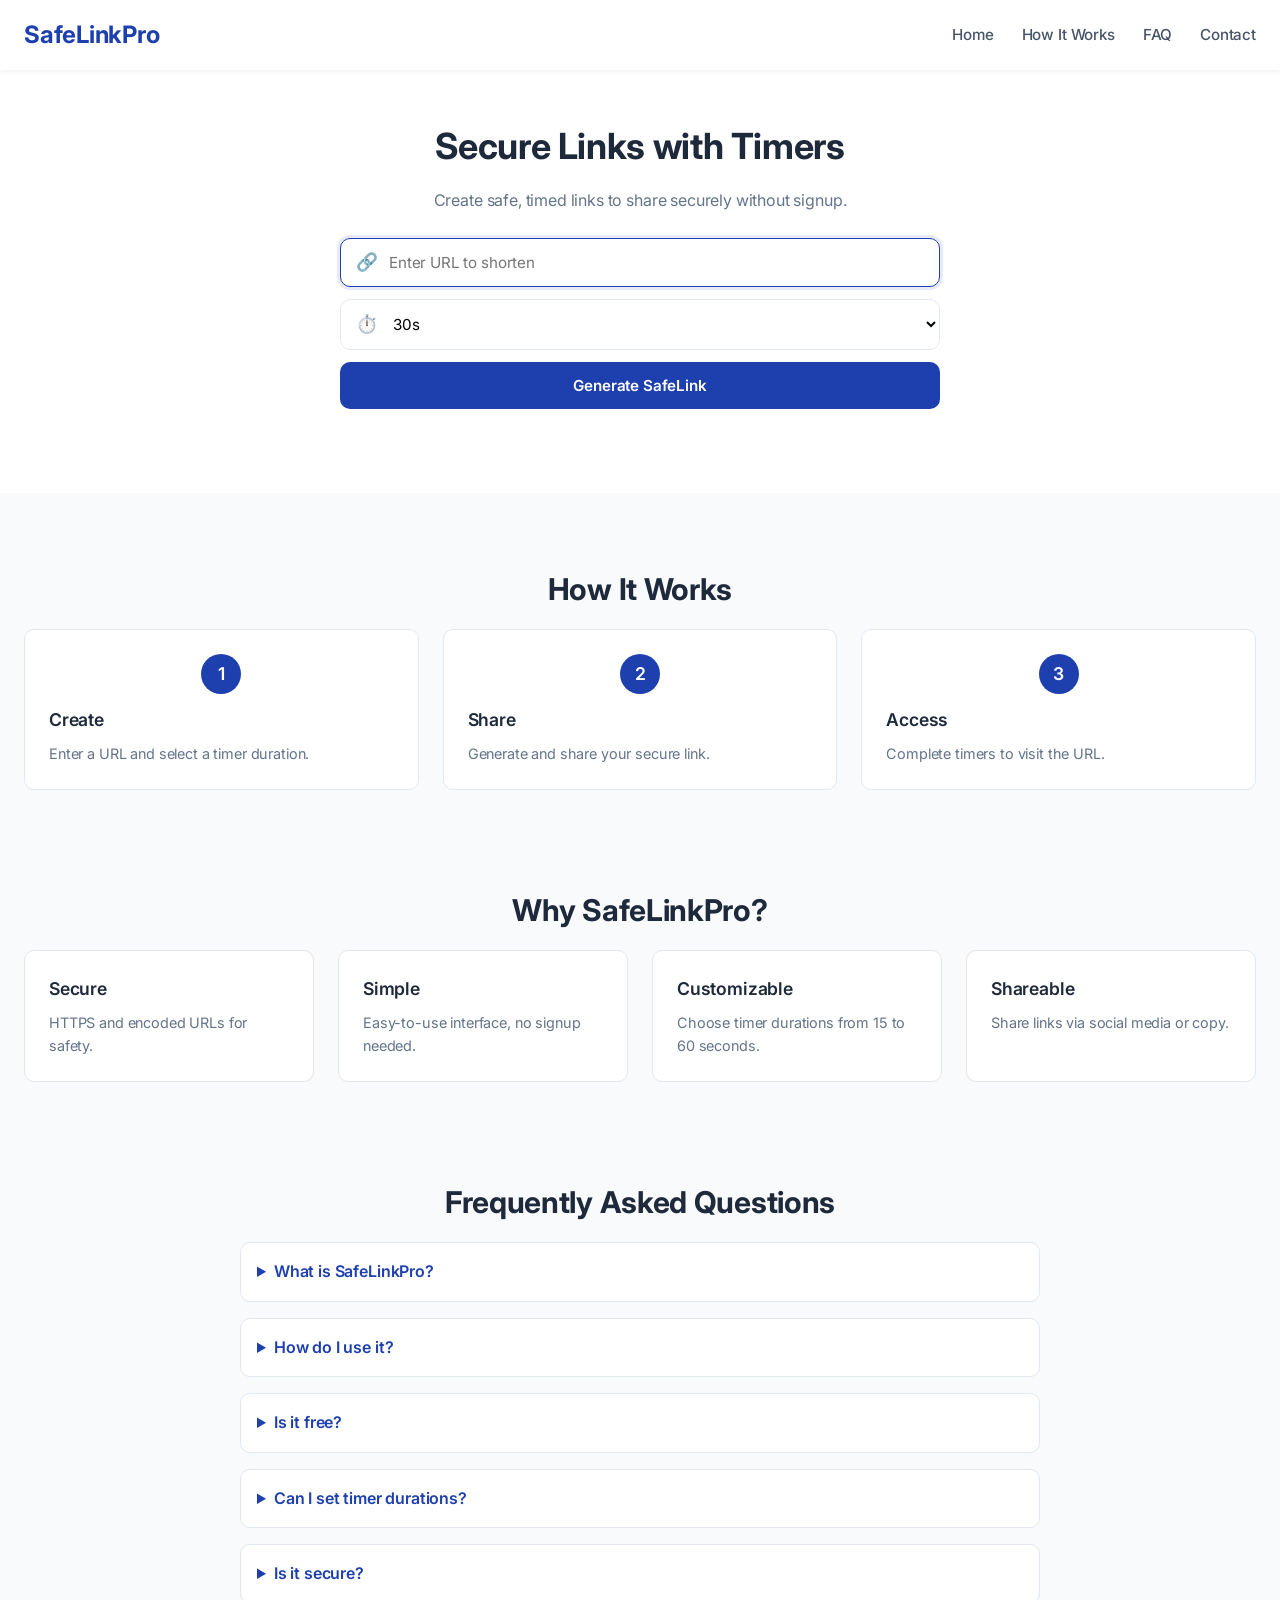
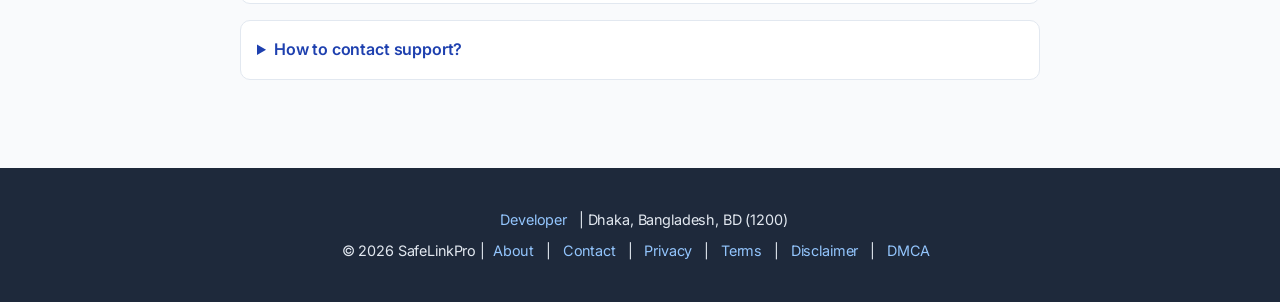
<file: index.html>
<!DOCTYPE html>
<html lang="en" itemscope itemtype="https://schema.org/WebApplication">
<head>
    <meta charset="UTF-8">
    <meta name="viewport" content="width=device-width, initial-scale=1.0">
    <meta name="description" content="SafeLinkPro creates secure, timed links for safe sharing without signup.">
    <meta name="keywords" content="SafeLink, secure links, timed redirects, URL shortener">
    <meta name="author" content="Techlystb">
    <title>SafeLinkPro - Secure Links</title>
    <link href="https://fonts.googleapis.com/css2?family=Inter:wght@400;500;600;700&display=swap" rel="stylesheet">
    <link rel="stylesheet" href="styles.css">
    <script async src="https://pagead2.googlesyndication.com/pagead/js/adsbygoogle.js?client=ca-pub-0000000000000000" crossorigin="anonymous"></script>
    <script type="application/ld+json">
{
  "@context": "https://schema.org",
  "@type": "WebApplication",
  "name": "Techlystb SafeLink",
  "description": "Techlystb দ্বারা তৈরি একটি safelink system যেখানে secure ও timed link তৈরি করা যায় সহজে এবং দ্রুত।",
  "url": "https://techlystb.blogspot.com",
  "applicationCategory": "Utility",
  "operatingSystem": "All",
  "offers": {
    "@type": "Offer",
    "price": "0",
    "priceCurrency": "USD"
  },
  "creator": {
    "@type": "Organization",
    "name": "Techlystb",
    "url": "https://techlystb.blogspot.com",
    "contactPoint": {
      "@type": "ContactPoint",
      "contactType": "Customer Support",
      "areaServed": "Global",
      "availableLanguage": ["English", "Bengali"]
    }
  },
  "featureList": [
    "Secure link generation",
    "Timed redirect system",
    "Safe browsing experience",
    "No signup required"
  ]
}
</script>

</head>
<body>
    <header>
        <nav aria-label="Main navigation">
            <div class="logo" itemprop="name">SafeLinkPro</div>
            <div class="nav-links">
                <a href="#hero" class="active" aria-current="page">Home</a>
                <a href="#how-it-works">How It Works</a>
                <a href="#faq">FAQ</a>
                <a href="#contact">Contact</a>
            </div>
        </nav>
    </header>

    <section id="header-timer" class="timer-section" aria-hidden="true">
        <p>Checking link... <span id="header-timer-count">30</span>s</p>
        <div id="header-spinner" class="loading-spinner" role="status" aria-label="Loading"></div>
        <p id="header-timer-text" style="display: none;">Please wait</p>
        <button id="robot-button" class="cta-button" aria-label="Verify not a robot">I'm not a robot</button>
    </section>

    <section id="hero" class="hero" itemscope itemtype="https://schema.org/WebPageElement">
        <div class="hero-content" itemprop="mainContentOfPage">
            <h1>Secure Links with Timers</h1>
            <p>Create safe, timed links to share securely without signup.</p>
            <div class="url-input">
                <div class="input-group">
                    <span class="input-icon" aria-hidden="true">🔗</span>
                    <input type="url" id="destination-url" placeholder="Enter URL to shorten" aria-label="URL to shorten" required>
                </div>
                <div class="input-group">
                    <span class="input-icon" aria-hidden="true">⏱️</span>
                    <select id="timer-duration" aria-label="Select timer duration">
                        <option value="15">15s</option>
                        <option value="30" selected>30s</option>
                        <option value="45">45s</option>
                        <option value="60">60s</option>
                    </select>
                </div>
                <button class="cta-button" onclick="generateSafeLink()" aria-label="Generate SafeLink">Generate SafeLink</button>
                <div id="safelink-output" style="display: none;">
                    <input id="safelink-text" readonly aria-label="Generated SafeLink">
                </div>
                <button id="copy-button" class="copy-button" onclick="copySafeLink()" style="display: none;" aria-label="Copy SafeLink">Copy Link</button>
                <button id="share-toggle" class="share-toggle" onclick="toggleShare()" style="display: none;" aria-label="Toggle share options">Share Link</button>
                <div id="social-share" class="social-share" style="display: none;">
                    <button class="share-button twitter" onclick="shareOnTwitter()" aria-label="Share on Twitter">Share on Twitter</button>
                    <button class="share-button whatsapp" onclick="shareOnWhatsApp()" aria-label="Share on WhatsApp">Share on WhatsApp</button>
                    <button class="share-button linkedin" onclick="shareOnLinkedIn()" aria-label="Share on LinkedIn">Share on LinkedIn</button>
                </div>
                <div id="error-message" class="error-message" role="alert"></div>
            </div>
        </div>
    </section>

    <section id="how-it-works" class="how-it-works" itemscope itemtype="https://schema.org/WebPageElement">
        <h2 itemprop="name">How It Works</h2>
        <div class="steps-container">
            <div class="step" itemscope itemtype="https://schema.org/HowToStep">
                <div class="step-icon">1</div>
                <h3 itemprop="name">Create</h3>
                <p itemprop="description">Enter a URL and select a timer duration.</p>
            </div>
            <div class="step" itemscope itemtype="https://schema.org/HowToStep">
                <div class="step-icon">2</div>
                <h3 itemprop="name">Share</h3>
                <p itemprop="description">Generate and share your secure link.</p>
            </div>
            <div class="step" itemscope itemtype="https://schema.org/HowToStep">
                <div class="step-icon">3</div>
                <h3 itemprop="name">Access</h3>
                <p itemprop="description">Complete timers to visit the URL.</p>
            </div>
        </div>
    </section>

    <section id="middle-timer" class="timer-section" aria-hidden="true">
        <p>Verifying... <span id="middle-timer-count">30</span>s</p>
        <div id="middle-spinner" class="loading-spinner" role="status" aria-label="Verifying"></div>
        <p id="middle-timer-text" style="display: none;">Please wait</p>
        <button id="verify-button" class="cta-button" aria-label="Verify link">Verify</button>
    </section>

    <section id="features" class="features" itemscope itemtype="https://schema.org/WebPageElement">
        <h2 itemprop="name">Why SafeLinkPro?</h2>
        <div class="feature-grid">
            <div class="feature-card" itemscope itemtype="https://schema.org/Feature">
                <h3 itemprop="name">Secure</h3>
                <p itemprop="description">HTTPS and encoded URLs for safety.</p>
            </div>
            <div class="feature-card" itemscope itemtype="https://schema.org/Feature">
                <h3 itemprop="name">Simple</h3>
                <p itemprop="description">Easy-to-use interface, no signup needed.</p>
            </div>
            <div class="feature-card" itemscope itemtype="https://schema.org/Feature">
                <h3 itemprop="name">Customizable</h3>
                <p itemprop="description">Choose timer durations from 15 to 60 seconds.</p>
            </div>
            <div class="feature-card" itemscope itemtype="https://schema.org/Feature">
                <h3 itemprop="name">Shareable</h3>
                <p itemprop="description">Share links via social media or copy.</p>
            </div>
        </div>
    </section>

    <section id="destination-section" class="timer-section" aria-hidden="true">
        <p>Ready in <span id="footer-timer-count">30</span>s</p>
        <div id="footer-spinner" class="loading-spinner" role="status" aria-label="Preparing link"></div>
        <p id="footer-timer-text" style="display: none;">Almost there</p>
        <button id="ready-button" class="cta-button" aria-label="Ready to visit">I'm Ready</button>
        <a id="destination-link" class="destination-link" itemprop="url">Visit Destination</a>
    </section>

    <section id="faq" class="faq" itemscope itemtype="https://schema.org/FAQPage">
        <h2>Frequently Asked Questions</h2>
        <div class="faq-container">
            <details class="faq-item" itemscope itemtype="https://schema.org/Question">
                <summary itemprop="name">What is SafeLinkPro?</summary>
                <p itemprop="acceptedAnswer" itemtype="https://schema.org/Answer">SafeLinkPro creates secure, timed links that you can share with anyone.</p>
            </details>
            <details class="faq-item" itemscope itemtype="https://schema.org/Question">
                <summary itemprop="name">How do I use it?</summary>
                <p itemprop="acceptedAnswer" itemtype="https://schema.org/Answer">Enter a URL, choose a timer duration, generate a SafeLink, and share it.</p>
            </details>
            <details class="faq-item" itemscope itemtype="https://schema.org/Question">
                <summary itemprop="name">Is it free?</summary>
                <p itemprop="acceptedAnswer" itemtype="https://schema.org/Answer">Yes, SafeLinkPro is completely free to use.</p>
            </details>
            <details class="faq-item" itemscope itemtype="https://schema.org/Question">
                <summary itemprop="name">Can I set timer durations?</summary>
                <p itemprop="acceptedAnswer" itemtype="https://schema.org/Answer">Yes, choose from 15, 30, 45, or 60 seconds.</p>
            </details>
            <details class="faq-item" itemscope itemtype="https://schema.org/Question">
                <summary itemprop="name">Is it secure?</summary>
                <p itemprop="acceptedAnswer" itemtype="https://schema.org/Answer">SafeLinkPro uses HTTPS and encoded URLs with no data storage.</p>
            </details>
            <details class="faq-item" itemscope itemtype="https://schema.org/Question">
                <summary itemprop="name">How to contact support?</summary>
                <p itemprop="acceptedAnswer" itemtype="https://schema.org/Answer">Email aveestb@gmail.com or write to It Is Unique Official.</p>
            </details>
        </div>
    </section>

    <!--[ <div class="ad-slot" aria-hidden="true">Advertisement</div> ]-->

    <footer id="contact" itemscope itemtype="https://schema.org/Organization">
        <p><a href="https://techlystb.blogspot.com" itemprop="email">Developer</a> | <span itemprop="address" itemscope itemtype="https://schema.org/PostalAddress"><span itemprop="addressLocality">Dhaka</span>, <span itemprop="addressRegion">Bangladesh</span>, <span itemprop="addressCountry">BD</span> (<span itemprop="postalCode">1200</span>)</span></p>
        <p>© 2026 <span itemprop="name">SafeLinkPro</span> |<a href="about.html">About</a> |
<a href="contact.html">Contact</a> |
<a href="privacy.html">Privacy</a> |
<a href="terms.html">Terms</a> |
<a href="disclaimer.html">Disclaimer</a> |
<a href="dmca.html">DMCA</a>

    </footer>

    <div id="toast" class="toast" role="alert"></div>

    <script src="script.js"></script>
</body>
</html>
</file>
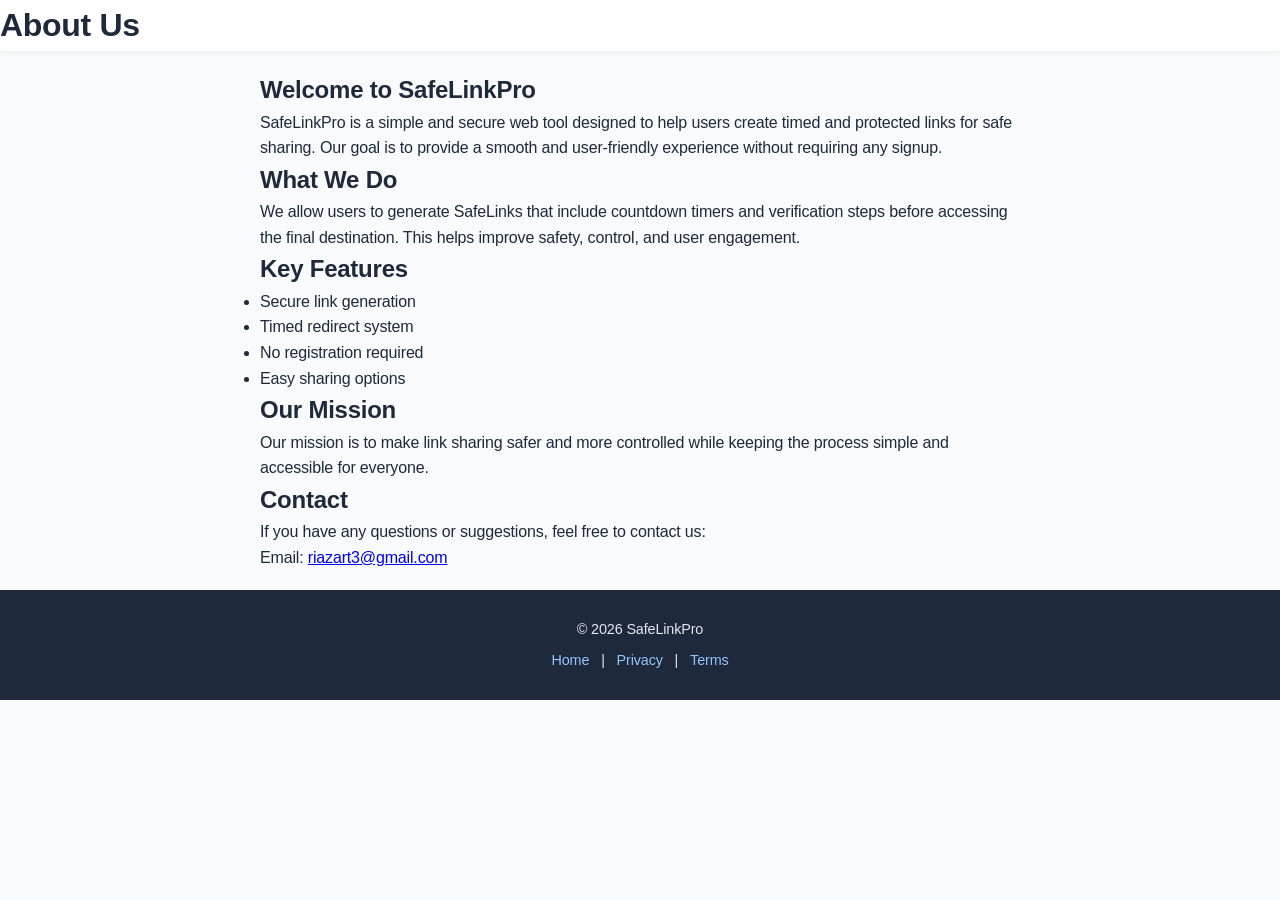
<file: about.html>
<!DOCTYPE html>
<html lang="en">
<head>
  <meta charset="UTF-8">
  <meta name="viewport" content="width=device-width, initial-scale=1.0">
  <title>About - SafeLinkPro</title>
  <link rel="stylesheet" href="styles.css">
</head>

<body>

<header>
  <h1>About Us</h1>
</header>

<main style="max-width:800px;margin:auto;padding:20px;line-height:1.6;">

  <h2>Welcome to SafeLinkPro</h2>
  <p>
    SafeLinkPro is a simple and secure web tool designed to help users create timed and protected links 
    for safe sharing. Our goal is to provide a smooth and user-friendly experience without requiring any signup.
  </p>

  <h2>What We Do</h2>
  <p>
    We allow users to generate SafeLinks that include countdown timers and verification steps before accessing the final destination. 
    This helps improve safety, control, and user engagement.
  </p>

  <h2>Key Features</h2>
  <ul>
    <li>Secure link generation</li>
    <li>Timed redirect system</li>
    <li>No registration required</li>
    <li>Easy sharing options</li>
  </ul>

  <h2>Our Mission</h2>
  <p>
    Our mission is to make link sharing safer and more controlled while keeping the process simple and accessible for everyone.
  </p>

  <h2>Contact</h2>
  <p>
    If you have any questions or suggestions, feel free to contact us:
  </p>
  <p>Email: <a href="mailto:riazart3@gmail.com">riazart3@gmail.com</a></p>

</main>

<footer style="text-align:center;padding:20px;">
  <p>© 2026 SafeLinkPro</p>
  <p>
    <a href="index.html">Home</a> |
    <a href="privacy.html">Privacy</a> |
    <a href="terms.html">Terms</a>
  </p>
</footer>

</body>
</html>
</file>
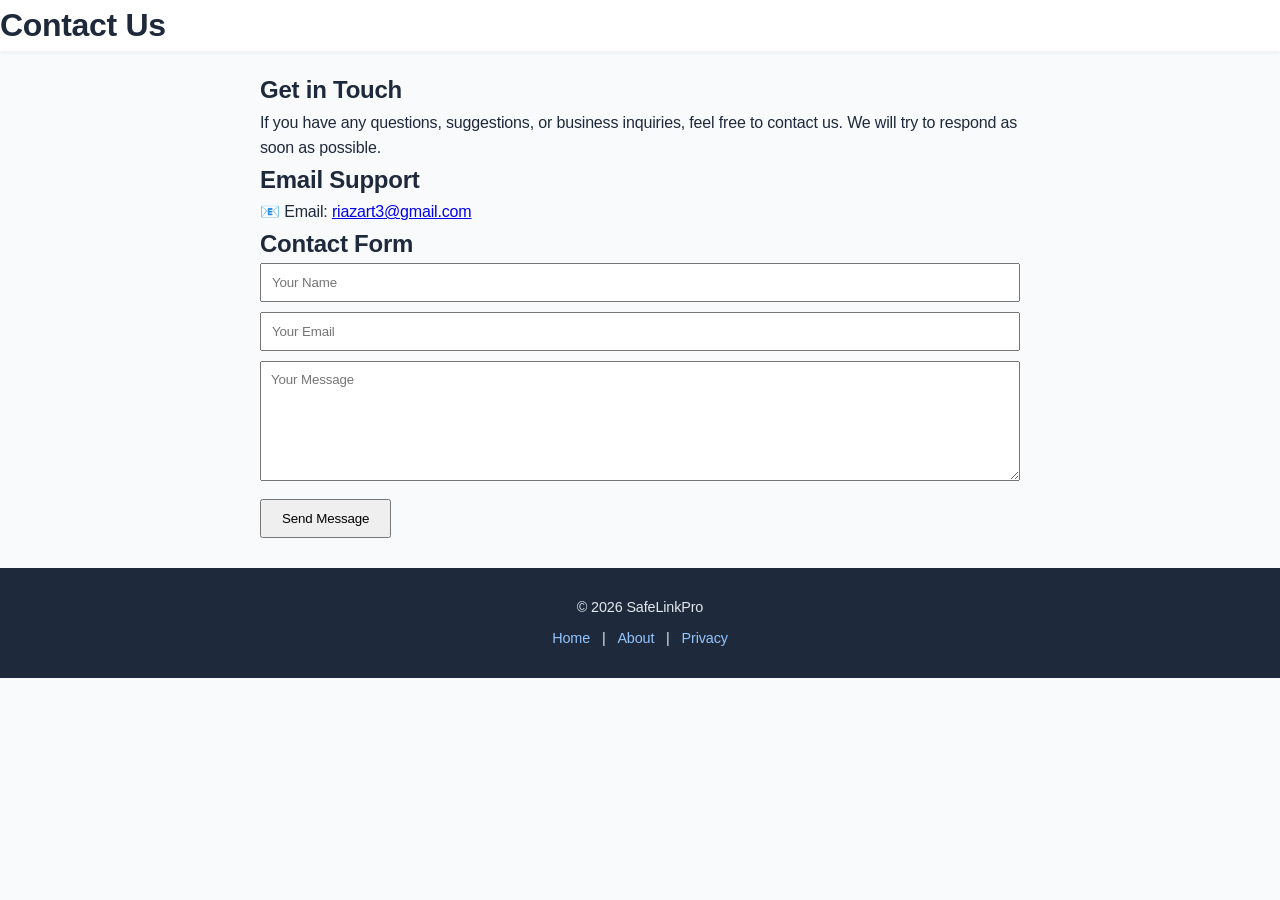
<file: contact.html>
<!DOCTYPE html>
<html lang="en">
<head>
  <meta charset="UTF-8">
  <meta name="viewport" content="width=device-width, initial-scale=1.0">
  <title>Contact - SafeLinkPro</title>
  <link rel="stylesheet" href="styles.css">
</head>

<body>

<header>
  <h1>Contact Us</h1>
</header>

<main style="max-width:800px;margin:auto;padding:20px;line-height:1.6;">

  <h2>Get in Touch</h2>
  <p>
    If you have any questions, suggestions, or business inquiries, feel free to contact us.
    We will try to respond as soon as possible.
  </p>

  <h2>Email Support</h2>
  <p>
    📧 Email: <a href="mailto:riazart3@gmail.com">riazart3@gmail.com</a>
  </p>

  <h2>Contact Form</h2>

  <form onsubmit="sendMessage(event)">
    <input type="text" id="name" placeholder="Your Name" required style="width:100%;padding:10px;margin-bottom:10px;">
    
    <input type="email" id="email" placeholder="Your Email" required style="width:100%;padding:10px;margin-bottom:10px;">
    
    <textarea id="message" placeholder="Your Message" required style="width:100%;padding:10px;height:120px;margin-bottom:10px;"></textarea>
    
    <button type="submit" style="padding:10px 20px;">Send Message</button>
  </form>

  <p id="status" style="margin-top:10px;"></p>

</main>

<footer style="text-align:center;padding:20px;">
  <p>© 2026 SafeLinkPro</p>
  <p>
    <a href="index.html">Home</a> |
    <a href="about.html">About</a> |
    <a href="privacy.html">Privacy</a>
  </p>
</footer>


<script>
function sendMessage(e) {
  e.preventDefault();

  let name = document.getElementById("name").value;
  let email = document.getElementById("email").value;
  let message = document.getElementById("message").value;

  let subject = encodeURIComponent("Contact from " + name);
  let body = encodeURIComponent(
    "Name: " + name + "\n" +
    "Email: " + email + "\n\n" +
    "Message:\n" + message
  );

  let gmailUrl = `https://mail.google.com/mail/?view=cm&fs=1&to=riazart3@gmail.com&su=${subject}&body=${body}`;

  window.open(gmailUrl, "_blank");
}
</script>



</body>
</html>
</file>
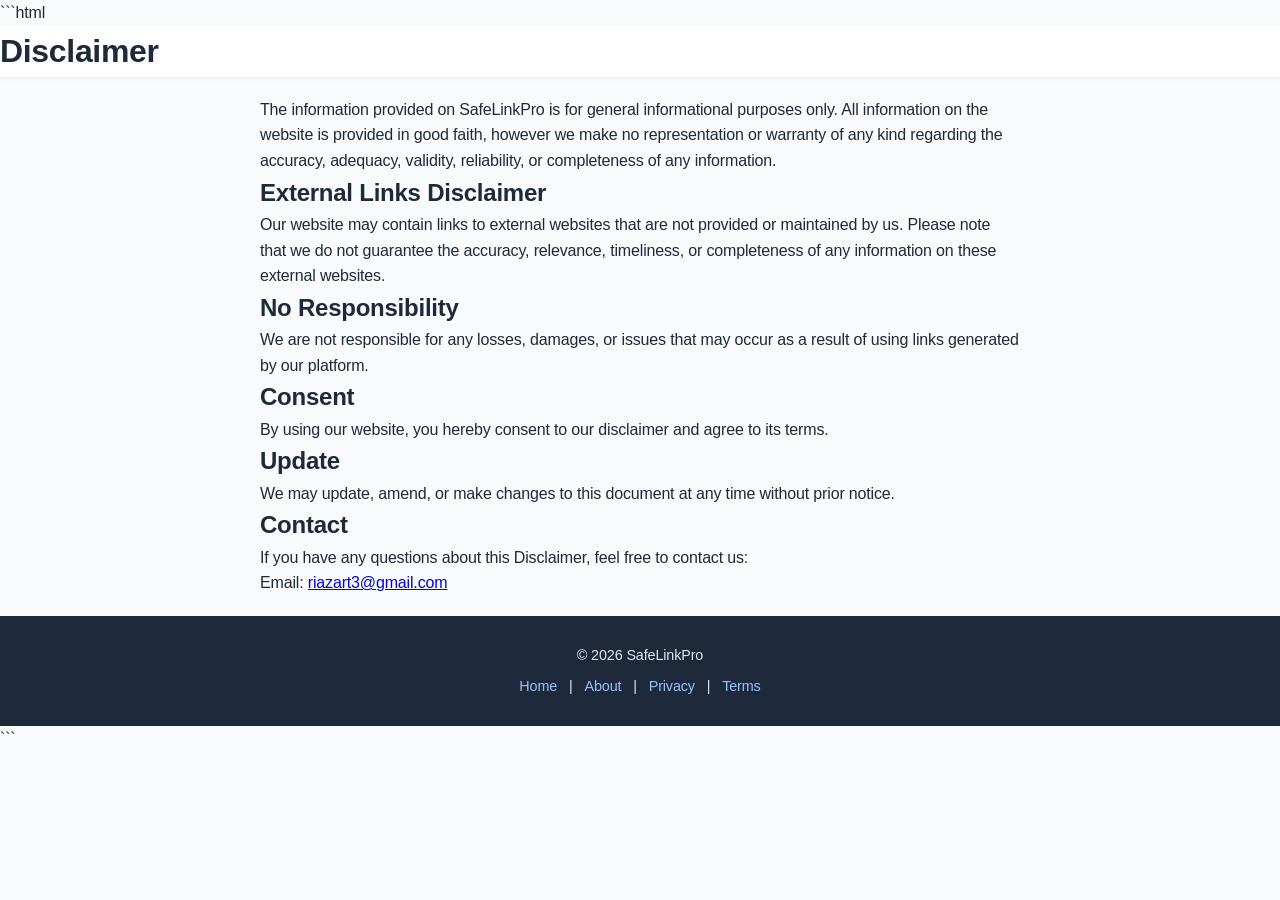
<file: disclaimer.html>
```html
<!DOCTYPE html>
<html lang="en">
<head>
  <meta charset="UTF-8">
  <meta name="viewport" content="width=device-width, initial-scale=1.0">
  <title>Disclaimer - SafeLinkPro</title>
  <link rel="stylesheet" href="styles.css">
</head>

<body>

<header>
  <h1>Disclaimer</h1>
</header>

<main style="max-width:800px;margin:auto;padding:20px;line-height:1.6;">

  <p>
    The information provided on SafeLinkPro is for general informational purposes only. 
    All information on the website is provided in good faith, however we make no representation 
    or warranty of any kind regarding the accuracy, adequacy, validity, reliability, or completeness of any information.
  </p>

  <h2>External Links Disclaimer</h2>
  <p>
    Our website may contain links to external websites that are not provided or maintained by us. 
    Please note that we do not guarantee the accuracy, relevance, timeliness, or completeness of any information on these external websites.
  </p>

  <h2>No Responsibility</h2>
  <p>
    We are not responsible for any losses, damages, or issues that may occur as a result of using links generated by our platform.
  </p>

  <h2>Consent</h2>
  <p>
    By using our website, you hereby consent to our disclaimer and agree to its terms.
  </p>

  <h2>Update</h2>
  <p>
    We may update, amend, or make changes to this document at any time without prior notice.
  </p>

  <h2>Contact</h2>
  <p>
    If you have any questions about this Disclaimer, feel free to contact us:
  </p>

  <p>Email: <a href="mailto:riazart3@gmail.com">riazart3@gmail.com</a></p>

</main>

<footer style="text-align:center;padding:20px;">
  <p>© 2026 SafeLinkPro</p>
  <p>
    <a href="index.html">Home</a> |
    <a href="about.html">About</a> |
    <a href="privacy.html">Privacy</a> |
    <a href="terms.html">Terms</a>
  </p>
</footer>

</body>
</html>
```
</file>
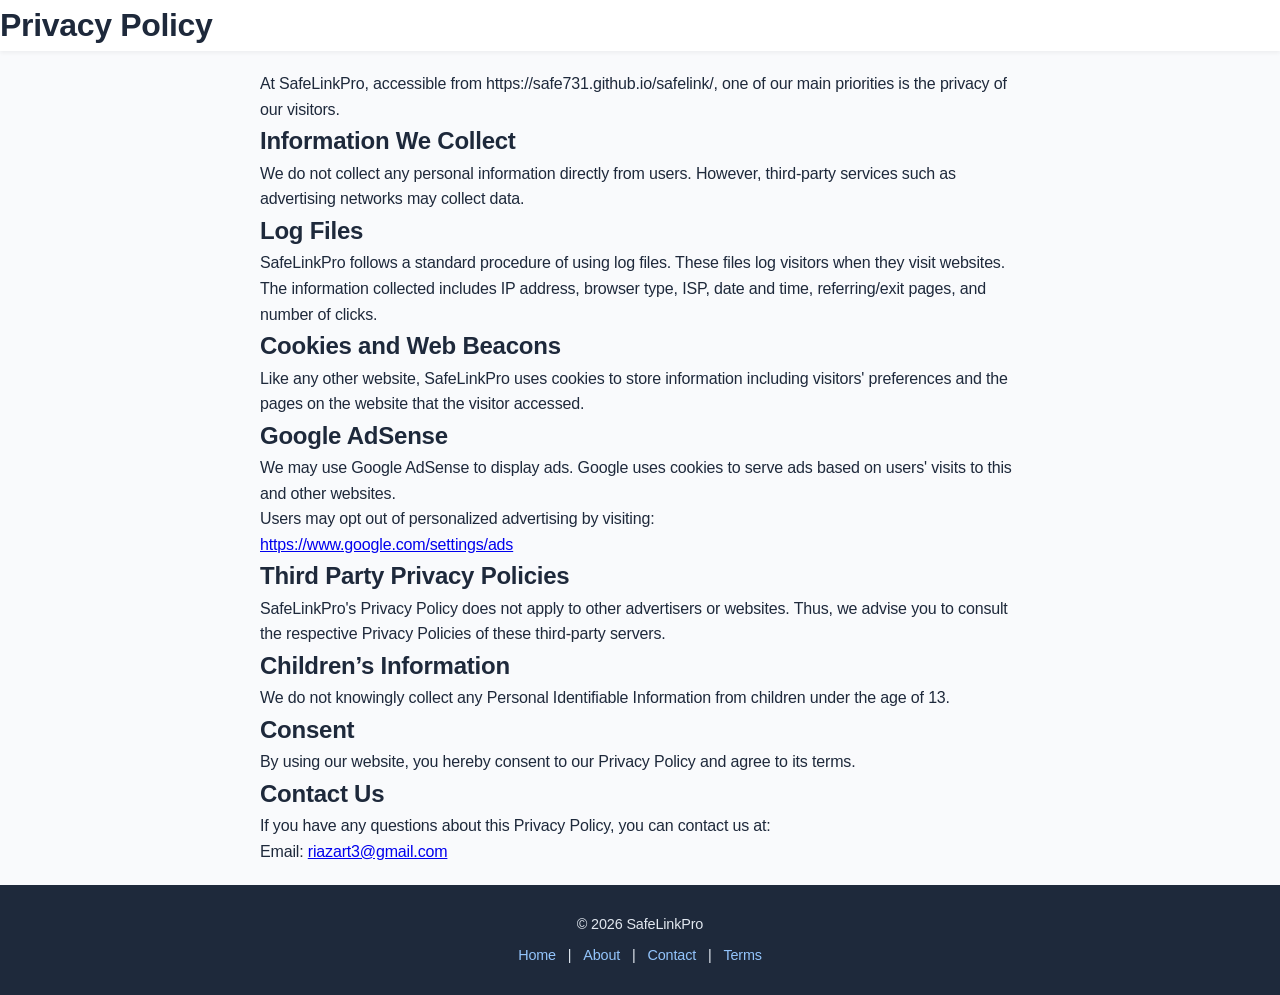
<file: privacy.html>
<!DOCTYPE html>
<html lang="en">
<head>
  <meta charset="UTF-8">
  <meta name="viewport" content="width=device-width, initial-scale=1.0">
  <title>Privacy Policy - SafeLinkPro</title>
  <link rel="stylesheet" href="styles.css">
</head>

<body>

<header>
  <h1>Privacy Policy</h1>
</header>

<main style="max-width:800px;margin:auto;padding:20px;line-height:1.6;">

  <p>
    At SafeLinkPro, accessible from https://safe731.github.io/safelink/, 
    one of our main priorities is the privacy of our visitors.
  </p>

  <h2>Information We Collect</h2>
  <p>
    We do not collect any personal information directly from users. 
    However, third-party services such as advertising networks may collect data.
  </p>

  <h2>Log Files</h2>
  <p>
    SafeLinkPro follows a standard procedure of using log files. 
    These files log visitors when they visit websites. 
    The information collected includes IP address, browser type, ISP, date and time, 
    referring/exit pages, and number of clicks.
  </p>

  <h2>Cookies and Web Beacons</h2>
  <p>
    Like any other website, SafeLinkPro uses cookies to store information 
    including visitors' preferences and the pages on the website that the visitor accessed.
  </p>

  <h2>Google AdSense</h2>
  <p>
    We may use Google AdSense to display ads. Google uses cookies to serve ads based on users' visits 
    to this and other websites.
  </p>

  <p>
    Users may opt out of personalized advertising by visiting:
    <br>
    <a href="https://www.google.com/settings/ads" target="_blank">
      https://www.google.com/settings/ads
    </a>
  </p>

  <h2>Third Party Privacy Policies</h2>
  <p>
    SafeLinkPro's Privacy Policy does not apply to other advertisers or websites. 
    Thus, we advise you to consult the respective Privacy Policies of these third-party servers.
  </p>

  <h2>Children’s Information</h2>
  <p>
    We do not knowingly collect any Personal Identifiable Information from children under the age of 13.
  </p>

  <h2>Consent</h2>
  <p>
    By using our website, you hereby consent to our Privacy Policy and agree to its terms.
  </p>

  <h2>Contact Us</h2>
  <p>
    If you have any questions about this Privacy Policy, you can contact us at:
  </p>

  <p>Email: <a href="mailto:riazart3@gmail.com">riazart3@gmail.com</a></p>

</main>

<footer style="text-align:center;padding:20px;">
  <p>© 2026 SafeLinkPro</p>
  <p>
    <a href="index.html">Home</a> |
    <a href="about.html">About</a> |
    <a href="contact.html">Contact</a> |
    <a href="terms.html">Terms</a>
  </p>
</footer>

</body>
</html>
</file>
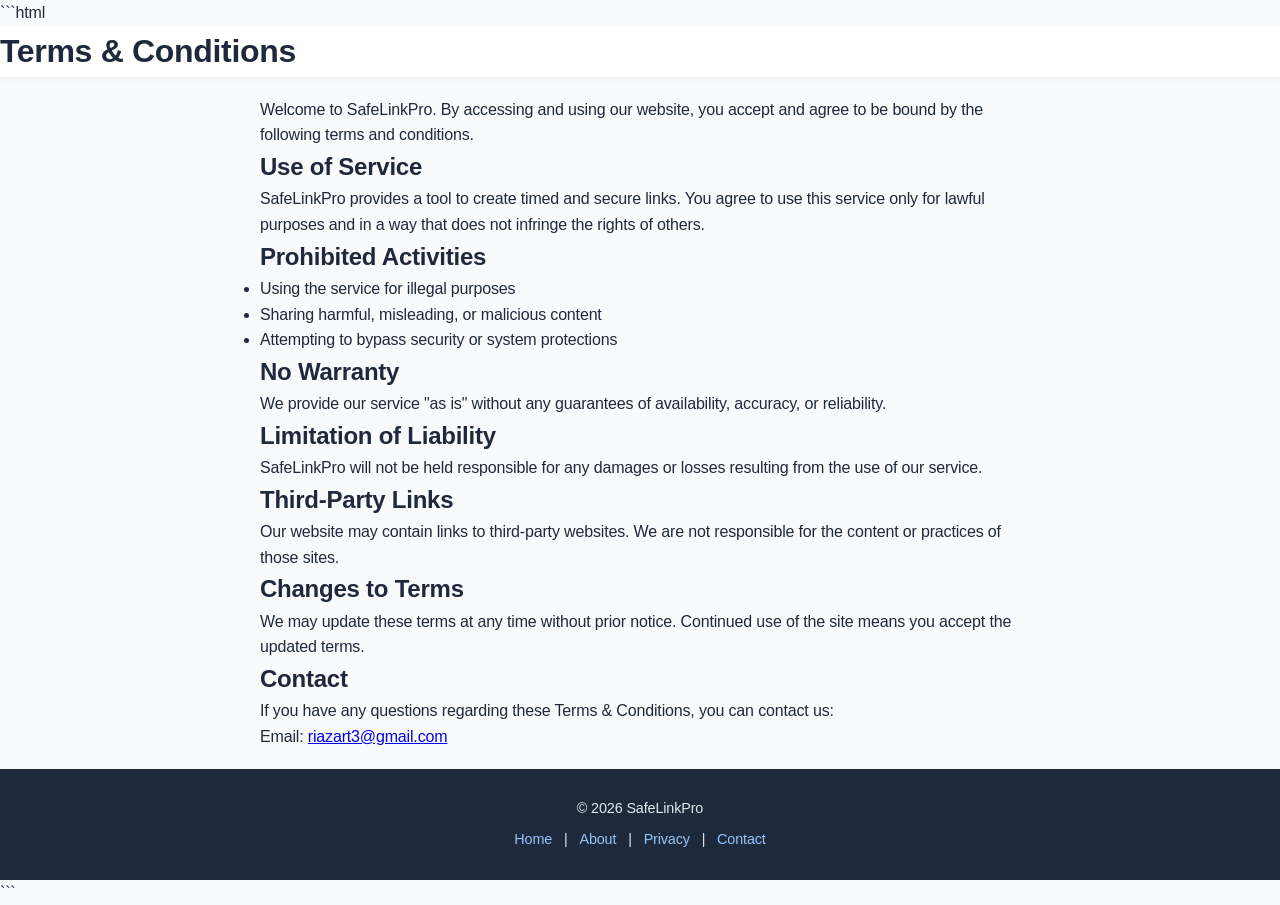
<file: terms.html>
```html
<!DOCTYPE html>
<html lang="en">
<head>
  <meta charset="UTF-8">
  <meta name="viewport" content="width=device-width, initial-scale=1.0">
  <title>Terms & Conditions - SafeLinkPro</title>
  <link rel="stylesheet" href="styles.css">
</head>

<body>

<header>
  <h1>Terms & Conditions</h1>
</header>

<main style="max-width:800px;margin:auto;padding:20px;line-height:1.6;">

  <p>
    Welcome to SafeLinkPro. By accessing and using our website, you accept and agree 
    to be bound by the following terms and conditions.
  </p>

  <h2>Use of Service</h2>
  <p>
    SafeLinkPro provides a tool to create timed and secure links. You agree to use this service 
    only for lawful purposes and in a way that does not infringe the rights of others.
  </p>

  <h2>Prohibited Activities</h2>
  <ul>
    <li>Using the service for illegal purposes</li>
    <li>Sharing harmful, misleading, or malicious content</li>
    <li>Attempting to bypass security or system protections</li>
  </ul>

  <h2>No Warranty</h2>
  <p>
    We provide our service "as is" without any guarantees of availability, accuracy, or reliability.
  </p>

  <h2>Limitation of Liability</h2>
  <p>
    SafeLinkPro will not be held responsible for any damages or losses resulting from the use of our service.
  </p>

  <h2>Third-Party Links</h2>
  <p>
    Our website may contain links to third-party websites. We are not responsible for the content or practices of those sites.
  </p>

  <h2>Changes to Terms</h2>
  <p>
    We may update these terms at any time without prior notice. Continued use of the site means you accept the updated terms.
  </p>

  <h2>Contact</h2>
  <p>
    If you have any questions regarding these Terms & Conditions, you can contact us:
  </p>

  <p>Email: <a href="mailto:riazart3@gmail.com">riazart3@gmail.com</a></p>

</main>

<footer style="text-align:center;padding:20px;">
  <p>© 2026 SafeLinkPro</p>
  <p>
    <a href="index.html">Home</a> |
    <a href="about.html">About</a> |
    <a href="privacy.html">Privacy</a> |
    <a href="contact.html">Contact</a>
  </p>
</footer>

</body>
</html>
```
</file>
<file: styles.css>
* {
    margin: 0;
    padding: 0;
    box-sizing: border-box;
    font-family: 'Inter', -apple-system, BlinkMacSystemFont, 'Segoe UI', Roboto, sans-serif;
    letter-spacing: -0.01em;
}

body {
    background: #f9fafc;
    color: #1e293b;
    line-height: 1.6;
}

header {
    background: #ffffff;
    box-shadow: 0 2px 4px rgba(0,0,0,0.05);
    position: sticky;
    top: 0;
    z-index: 100;
}

nav {
    max-width: 1280px;
    margin: 0 auto;
    padding: 1rem 1.5rem;
    display: flex;
    justify-content: space-between;
    align-items: center;
}

.logo {
    font-size: 1.5rem;
    font-weight: 700;
    color: #1e40af;
}

.nav-links a {
    margin-left: 1.5rem;
    text-decoration: none;
    color: #475569;
    font-weight: 500;
    font-size: 0.95rem;
    transition: color 0.2s ease;
}

.nav-links a:hover, .nav-links a.active {
    color: #1e40af;
}

.timer-section {
    background: #f1f5f9;
    padding: 1.5rem;
    text-align: center;
    display: none;
    margin: 1rem auto;
    max-width: 600px;
    border-radius: 10px;
}

.timer-section.active {
    display: block;
}

.timer-section p {
    font-size: 1.2rem;
    font-weight: 600;
    color: #1e40af;
    margin: 0.75rem 0;
}

.loading-spinner {
    border: 3px solid #e2e8f0;
    border-top: 3px solid #1e40af;
    border-radius: 50%;
    width: 24px;
    height: 24px;
    animation: spin 0.8s ease-in-out infinite;
    margin: 0.75rem auto;
}

@keyframes spin {
    0% { transform: rotate(0deg); }
    100% { transform: rotate(360deg); }
}

.hero {
    padding: 3rem 1.5rem;
    text-align: center;
    background: #ffffff;
}

.hero-content h1 {
    font-size: 2.25rem;
    font-weight: 700;
    margin-bottom: 0.75rem;
    color: #1e293b;
}

.hero-content p {
    font-size: 1rem;
    max-width: 600px;
    margin: 0 auto 1.5rem;
    color: #64748b;
}

.url-input {
    display: flex;
    flex-direction: column;
    gap: 0.75rem;
    max-width: 600px;
    margin: 0 auto;
}

.input-group {
    position: relative;
    width: 100%;
}

.input-icon {
    position: absolute;
    left: 1rem;
    top: 50%;
    transform: translateY(-50%);
    color: #94a3b8;
    font-size: 1.1rem;
}

.url-input input, .url-input select {
    width: 100%;
    padding: 0.875rem 1rem 0.875rem 3rem;
    font-size: 0.95rem;
    border: 1px solid #e2e8f0;
    border-radius: 10px;
    background: #ffffff;
    transition: border-color 0.2s ease, box-shadow 0.2s ease;
}

.url-input select {
    padding-left: 3rem;
}

.url-input input:focus, .url-input select:focus {
    border-color: #1e40af;
    box-shadow: 0 0 0 3px rgba(30,64,175,0.1);
    outline: none;
}

.safelink-output input {
    padding: 0.875rem;
    background: #f1f5f9;
    cursor: default;
}

.cta-button, .share-toggle, .copy-button {
    width: 100%;
    padding: 0.875rem;
    background: #1e40af;
    color: #ffffff;
    border: none;
    border-radius: 10px;
    font-weight: 600;
    font-size: 0.95rem;
    cursor: pointer;
    transition: background-color 0.2s ease, transform 0.1s ease;
}

.cta-button:hover, .share-toggle:hover, .copy-button:hover {
    background: #2563eb;
    transform: translateY(-2px);
}

.share-toggle {
    background: #64748b;
}

.share-toggle:hover {
    background: #475569;
}

.social-share {
    display: flex;
    flex-direction: column;
    gap: 0.75rem;
    margin-top: 0.75rem;
}

.share-button {
    width: 100%;
    padding: 0.875rem;
    color: #ffffff;
    border: none;
    border-radius: 10px;
    font-size: 0.95rem;
    font-weight: 500;
    cursor: pointer;
    transition: background-color 0.2s ease, transform 0.1s ease;
}

.share-button.twitter {
    background: #1da1f2;
}

.share-button.twitter:hover {
    background: #3b82f6;
}

.share-button.whatsapp {
    background: #25d366;
}

.share-button.whatsapp:hover {
    background: #22c55e;
}

.share-button.linkedin {
    background: #0a66c2;
}

.share-button.linkedin:hover {
    background: #2563eb;
}

.error-message {
    color: #dc2626;
    font-size: 0.9rem;
    margin: 0.75rem 0;
    text-align: center;
    opacity: 0;
    transition: opacity 0.3s ease;
}

.error-message.visible {
    opacity: 1;
}

.how-it-works, .features, .faq {
    max-width: 1280px;
    margin: 3rem auto;
    padding: 1.5rem;
}

.how-it-works h2, .features h2, .faq h2 {
    font-size: 1.875rem;
    font-weight: 700;
    color: #1e293b;
    margin-bottom: 1rem;
    text-align: center;
}

.steps-container {
    display: grid;
    grid-template-columns: repeat(auto-fit, minmax(200px, 1fr));
    gap: 1.5rem;
    justify-content: center;
}

.step {
    padding: 1.5rem;
    background: #ffffff;
    border-radius: 10px;
    border: 1px solid #e2e8f0;
    transition: transform 0.2s ease, box-shadow 0.2s ease;
}

.step:hover {
    transform: translateY(-4px);
    box-shadow: 0 4px 12px rgba(0,0,0,0.08);
}

.step-icon {
    width: 40px;
    height: 40px;
    background: #1e40af;
    color: #ffffff;
    border-radius: 50%;
    display: flex;
    align-items: center;
    justify-content: center;
    font-size: 1.1rem;
    font-weight: 600;
    margin: 0 auto 0.75rem;
}

.step h3 {
    font-size: 1.1rem;
    font-weight: 600;
    color: #1e293b;
    margin-bottom: 0.5rem;
}

.step p {
    font-size: 0.9rem;
    color: #64748b;
}

.feature-grid {
    display: grid;
    grid-template-columns: repeat(auto-fit, minmax(200px, 1fr));
    gap: 1.5rem;
}

.feature-card {
    background: #ffffff;
    padding: 1.5rem;
    border-radius: 10px;
    border: 1px solid #e2e8f0;
    transition: transform 0.2s ease, box-shadow 0.2s ease;
}

.feature-card:hover {
    transform: translateY(-4px);
    box-shadow: 0 4px 12px rgba(0,0,0,0.08);
}

.feature-card h3 {
    font-size: 1.1rem;
    font-weight: 600;
    color: #1e293b;
    margin-bottom: 0.5rem;
}

.feature-card p {
    font-size: 0.9rem;
    color: #64748b;
}

.faq-container {
    max-width: 800px;
    margin: 0 auto;
}

.faq-item {
    margin-bottom: 1rem;
    border-radius: 10px;
    overflow: hidden;
    background: #ffffff;
    border: 1px solid #e2e8f0;
}

.faq-item summary {
    padding: 1rem;
    font-weight: 600;
    font-size: 1rem;
    cursor: pointer;
    color: #1e40af;
    transition: background-color 0.2s ease;
}

.faq-item summary:hover {
    background: #f1f5f9;
}

.faq-item p {
    padding: 0 1rem 1rem;
    font-size: 0.9rem;
    color: #64748b;
}

.ad-slot {
    background: #e2e8f0;
    text-align: center;
    color: #64748b;
}

.destination-link {
    display: none;
    width: 100%;
    max-width: 600px;
    padding: 0.875rem;
    background: #22c55e;
    color: #ffffff;
    text-decoration: none;
    border-radius: 10px;
    font-weight: 600;
    font-size: 0.95rem;
    margin: 1rem auto;
    text-align: center;
    transition: background-color 0.2s ease, transform 0.1s ease;
}

.destination-link:hover {
    background: #16a34a;
    transform: translateY(-2px);
}

.destination-link.visible {
    display: inline-block;
}

footer {
    background: #1e293b;
    color: #e2e8f0;
    text-align: center;
    padding: 2rem 1.5rem;
    font-size: 0.9rem;
}

footer a {
    color: #93c5fd;
    text-decoration: none;
    margin: 0 0.5rem;
    transition: color 0.2s ease;
}

footer a:hover {
    color: #ffffff;
}

footer p {
    margin: 0.5rem 0;
}

.toast {
    position: fixed;
    bottom: 1.5rem;
    right: 1.5rem;
    background: #1e40af;
    color: #ffffff;
    padding: 0.75rem 1.5rem;
    border-radius: 10px;
    font-size: 0.9rem;
    font-weight: 500;
    z-index: 1000;
    opacity: 0;
    transition: opacity 0.3s ease;
}

.toast.visible {
    opacity: 1;
}

@media (max-width: 1024px) {
    nav {
        padding: 1rem;
    }

    .hero-content h1 {
        font-size: 1.875rem;
    }

    .hero-content p {
        font-size: 0.95rem;
    }

    .steps-container, .feature-grid {
        grid-template-columns: repeat(auto-fit, minmax(180px, 1fr));
    }
}

@media (max-width: 768px) {
    .hero {
        padding: 2rem 1rem;
    }

    .hero-content h1 {
        font-size: 1.5rem;
    }

    .hero-content p {
        font-size: 0.9rem;
    }

    .steps-container, .feature-grid {
        grid-template-columns: 1fr;
    }

    .ad-slot {
        height: 100px;
    }

    .cta-button, .share-toggle, .copy-button, .share-button, .destination-link {
        padding: 0.75rem;
    }
}

@media (max-width: 480px) {
    .logo {
        font-size: 1.25rem;
    }

    .nav-links a {
        margin-left: 1rem;
        font-size: 0.9rem;
    }

    .url-input input, .url-input select, .cta-button, .share-button, .share-toggle, .copy-button {
        font-size: 0.9rem;
        padding: 0.75rem;
    }

    .input-icon {
        left: 0.75rem;
        font-size: 1rem;
    }

    .timer-section p {
        font-size: 1.1rem;
    }

    .url-input {
        gap: 0.5rem;
    }

    .toast {
        bottom: 1rem;
        right: 1rem;
        font-size: 0.85rem;
        padding: 0.5rem 1rem;
    }
}
</file>
